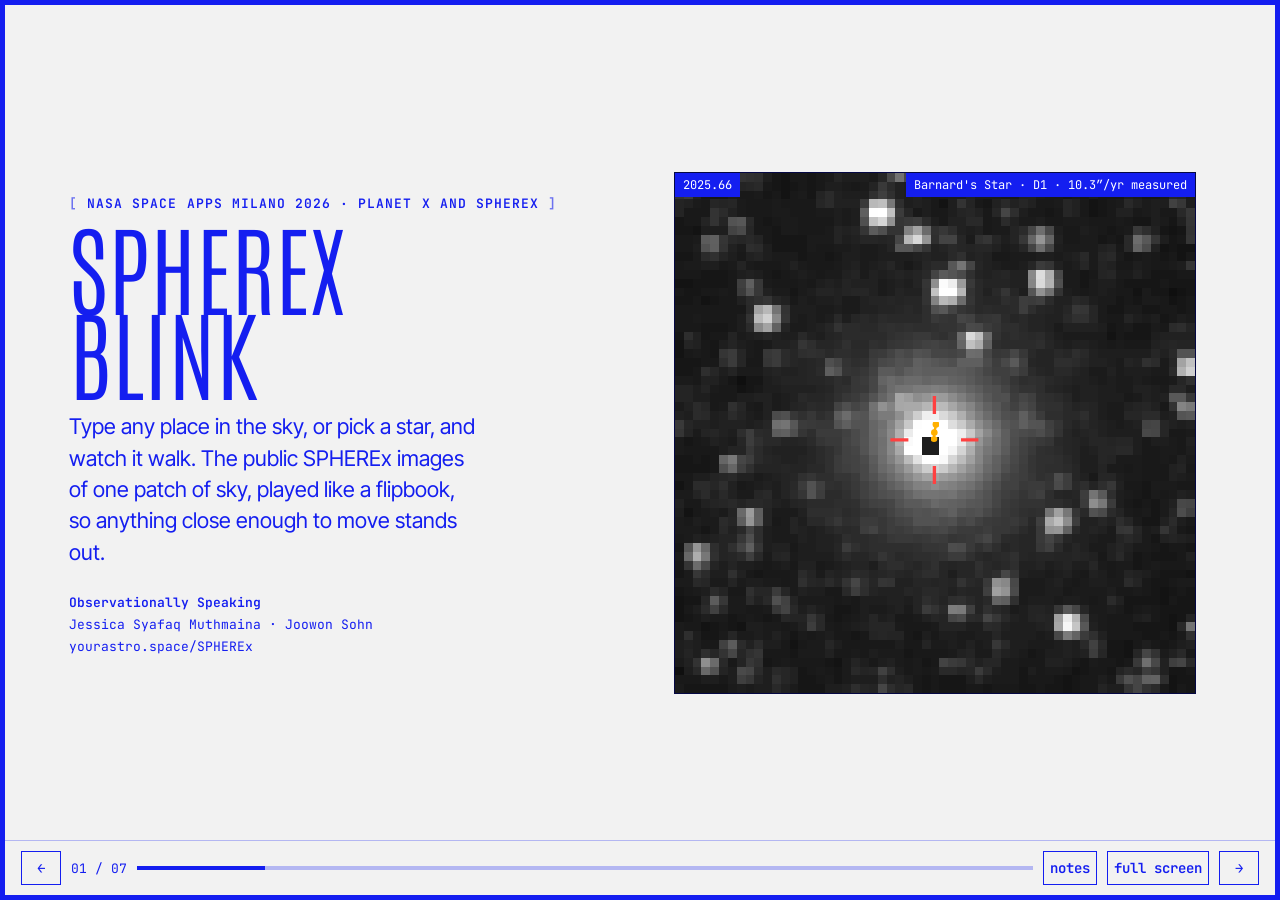
<file: slides/index.html>
<!DOCTYPE html>
<html lang="en">
<head>
    <meta charset="utf-8">
    <meta name="viewport" content="width=device-width, initial-scale=1">
    <meta name="ai-disclosure" content="Code and text written with Claude (Anthropic) during NASA Space Apps Milano 2026, from the team's instructions, and checked by the team.">
    <script>try{var t=localStorage.getItem("yas-theme");if(t==="dark"||t==="light")document.documentElement.dataset.theme=t}catch(e){}</script>
    <script>if(location.hostname==="yourastrophysicist.github.io"){location.replace("https://www.yourastro.space/SPHEREx/slides/"+location.hash);}</script>
    <title>SPHEREx Blink · slides</title>
    <meta name="description" content="Six slides on SPHEREx Blink for NASA Space Apps Milano 2026, with live SPHEREx data on them.">
    <link rel="icon" type="image/png" href="/img/favicon.png?v=2">
    <link rel="preconnect" href="https://fonts.googleapis.com">
    <link rel="preconnect" href="https://fonts.gstatic.com" crossorigin>
    <link href="https://fonts.googleapis.com/css2?family=Antonio:wght@200;400;600&family=Inter+Tight:wght@400;500;700&family=JetBrains+Mono:wght@400;600&display=swap" rel="stylesheet">
    <link rel="stylesheet" href="../style.css?v=31">
    <style>
        /* the deck: one slide fills the window, in the frame of the site */
        html, body { height: 100%; }
        body { overflow: hidden; }
        .deck { position: fixed; inset: 0; border: 5px solid var(--blue); background: var(--bg); }
        .slide { position: absolute; inset: 0; display: none; padding: clamp(20px, 4vh, 48px) clamp(24px, 5vw, 72px) 70px; overflow: auto; }
        .slide.on { display: grid; animation: in .35s ease-out; }
        .slide:not(.on) { display: none !important; }
        .levels { display: grid; grid-template-columns: repeat(3, 1fr); }
        .levels button[aria-selected="true"] { background: var(--blue); color: var(--bg); }
        @keyframes in { from { opacity: 0; transform: translateY(8px); } to { opacity: 1; transform: none; } }
        .kicker { font: 600 13px/1.4 var(--mono); letter-spacing: .08em; text-transform: uppercase; margin: 0 0 10px; }
        .kicker::before { content: '[ '; opacity: .6; } .kicker::after { content: ' ]'; opacity: .6; }
        .big { font: 200 clamp(56px, 11vh, 140px)/.86 var(--display); text-transform: uppercase; margin: 0; }
        .h { font: 200 clamp(40px, 7.4vh, 92px)/.9 var(--display); text-transform: uppercase; margin: 0 0 clamp(14px, 2.4vh, 28px); }
        .lead { font-size: clamp(18px, 2.4vh, 24px); line-height: 1.45; max-width: 34ch; margin: 18px 0 0; }
        .two { display: grid; grid-template-columns: 1fr 1fr; gap: clamp(20px, 3vw, 48px); align-items: center; }
        .two.wide-r { grid-template-columns: .9fr 1.1fr; }
        .meta { font: 400 13px/1.7 var(--mono); margin-top: 24px; }
        .meta b { font-weight: 600; }
        /* live SPHEREx blinks, real data from ../data */
        .live { position: relative; background: #000; border: 1px solid var(--blue-line); }
        .live canvas { display: block; width: 100%; height: auto; image-rendering: pixelated; }
        .live .tag { position: absolute; left: 0; top: 0; padding: 4px 8px; background: var(--blue); color: #fff; font: 400 12px var(--mono); }
        .live .tag2 { position: absolute; right: 0; top: 0; padding: 4px 8px; background: var(--blue); color: #fff; font: 400 12px var(--mono); }
        .hero-live { max-width: min(58vh, 560px); justify-self: center; width: 100%; }
        /* step cards on slide 2 */
        .cards { display: grid; gap: 14px; }
        .card { display: grid; grid-template-columns: 64px 1fr; gap: 16px; align-items: start; padding: 16px 18px; background: var(--panel); border: 1px solid var(--blue-line); text-decoration: none; color: var(--blue); }
        .card:hover { background: var(--blue-soft); }
        .card .n { font: 200 54px/0.9 var(--display); }
        .card h3 { margin: 2px 0 4px; font: 400 24px/1.1 var(--display); text-transform: uppercase; letter-spacing: .04em; }
        .card p { margin: 0; font-size: 16px; }
        /* stats */
        .stats { display: grid; grid-template-columns: repeat(3, 1fr); gap: 14px; margin-top: 18px; }
        .stat { padding: 14px 16px; background: var(--panel); border: 1px solid var(--blue-line); }
        .stat b { display: block; font: 200 clamp(40px, 6vh, 64px)/1 var(--display); }
        .stat span { font: 400 13px/1.4 var(--mono); }
        /* five live targets */
        .five { display: grid; grid-template-columns: repeat(5, 1fr); gap: 14px; }
        .five a { text-decoration: none; color: var(--blue); }
        .five h4 { margin: 10px 0 2px; font: 400 clamp(17px, 2.2vh, 22px)/1.1 var(--display); text-transform: uppercase; letter-spacing: .04em; }
        .five p { margin: 0; font-size: 14px; line-height: 1.4; }
        .five small { display: block; font: 400 12px var(--mono); margin-bottom: 4px; }
        /* reading levels on slide 5 */
        .levels { max-width: 520px; }
        .levels + .lvl { margin-top: 14px; font-size: 17px; min-height: 5.5em; max-width: 46ch; }
        .slide .sfig { margin: 0; background: var(--panel); }
        .explore-url { font: 200 clamp(36px, 6vh, 72px)/1 var(--display); text-transform: uppercase; text-decoration: none; color: var(--blue); border-bottom: 2px solid var(--blue); }
        /* controls */
        .nav { position: fixed; left: 5px; right: 5px; bottom: 5px; display: flex; align-items: center; gap: 10px; padding: 10px 16px; background: var(--bg); border-top: 1px solid var(--blue-line); z-index: 5; font: 400 13px var(--mono); }
        .nav button { min-width: 40px; min-height: 34px; border: 1px solid var(--blue); background: transparent; color: var(--blue); cursor: pointer; font: 600 14px var(--mono); }
        .nav button:hover { background: var(--blue-soft); }
        .nav .bar { flex: 1; height: 4px; background: var(--blue-line); }
        .nav .bar i { display: block; height: 100%; background: var(--blue); transition: width .3s; }
        .notes { position: fixed; right: 16px; bottom: 64px; width: min(460px, 90vw); max-height: 50vh; overflow: auto; padding: 14px 16px; background: var(--surface); border: 1px solid var(--blue); font-size: 15px; z-index: 6; box-shadow: 0 6px 24px rgba(0,0,0,.15); }
        .notes b { font: 600 12px var(--mono); text-transform: uppercase; letter-spacing: .06em; }
        @media (max-width: 900px) {
            body { overflow: auto; }
            .two, .two.wide-r { grid-template-columns: 1fr; }
            .five { grid-template-columns: repeat(2, 1fr); }
            .stats { grid-template-columns: 1fr; }
        }
    </style>
</head>
<body>
<main class="deck" id="deck" aria-roledescription="slide deck">

    <!-- 01 title, with Barnard's Star walking in real SPHEREx data -->
    <section class="slide two" aria-label="Slide 1 of 7" data-notes="We are Observationally Speaking, Jessica and Joowon. The challenge is Planet X and SPHEREx. What you see on the right is not an animation we drew. It is every SPHEREx exposure of Barnard's Star, lined up on one grid and played in order. The star walks north, under the red marks that say where Gaia predicts it.">
        <div>
            <p class="kicker">NASA Space Apps Milano 2026 · Planet X and SPHEREx</p>
            <h1 class="big">SPHEREx<br>Blink</h1>
            <p class="lead">Type any place in the sky, or pick a star, and watch it walk. The public SPHEREx images of one patch of sky, played like a flipbook, so anything close enough to move stands out.</p>
            <p class="meta"><b>Observationally Speaking</b><br>Jessica Syafaq Muthmaina · Joowon Sohn<br>yourastro.space/SPHEREx</p>
        </div>
        <figure class="live hero-live" data-live="Barnard" data-mode="frames" style="margin:0"><canvas width="590" height="590"></canvas><span class="tag"></span><span class="tag2">Barnard's Star · D1</span></figure>
    </section>

    <!-- 02 the challenge and our answer -->
    <section class="slide two wide-r" aria-label="Slide 2 of 7" data-notes="NASA asked for a public web tool. You type a position, it plays the SPHEREx images of that patch like a video. Our answer is one page in three steps. First you find the spot on the whole sky, and clicking a target already blinks it in a small card on the map. Then you watch it move in the full viewer, then you can read why it matters at the level you want. Any position works on the live page, not only the five test objects. Click any card and the live page opens there.">
        <div>
            <p class="kicker">the challenge</p>
            <h2 class="h">Type a place in the sky. Watch it change.</h2>
            <p class="lead" style="max-width:40ch">NASA asked for a public web tool that plays the SPHEREx images of any patch of sky like a short video, tested on five named objects, with WiseView as the model.</p>
        </div>
        <div class="cards">
            <a class="card" href="../?target=Barnard#explore" target="_blank" rel="noopener"><span class="n">01</span><div><h3>Find it</h3><p>One map of the whole sky, in SPHEREx's 102 colours or older surveys, with 29 well-known objects and a lens to pick a spot. Click a target and it blinks right there on the map.</p></div></a>
            <a class="card" href="../?target=Barnard#step2" target="_blank" rel="noopener"><span class="n">02</span><div><h3>Watch it move</h3><p>Any RA and Dec, live from NASA's archive. Every exposure on one north-up grid, in any of the six detectors, with Gaia stars moved to each date.</p></div></a>
            <a class="card" href="../?target=Barnard#story" target="_blank" rel="noopener"><span class="n">03</span><div><h3>Understand it</h3><p>The story told three ways, for someone new, a student or a scientist, in English, Indonesian and Italian.</p></div></a>
        </div>
    </section>

    <!-- 03 how it works -->
    <section class="slide" aria-label="Slide 3 of 7" style="align-content:center" data-notes="Five steps, all in our own Python. We ask NASA's archive IRSA for every exposure, cut a small square, remove the zodiacal light, put everything on one fixed grid, and play it. The five targets are exported ahead of time in all six detectors, 60 views. For any other position a small relay on our site runs the same steps live, in about half a minute, and we checked it against the Python in all six detectors. The check is that Barnard's Star lands within a tenth of a pixel of where Gaia says it should be.">
        <p class="kicker">how it works</p>
        <h2 class="h">From NASA's archive to a moving picture</h2>
        <div class="two" style="align-items:start">
            <figure class="sfig" data-fig="steps"></figure>
            <div class="stats" style="margin-top:0;grid-template-columns:1fr">
                <div class="stat"><b>any</b><span>position on the sky, live from NASA's archive in about half a minute</span></div>
                <div class="stat"><b>36 to 96</b><span>real SPHEREx exposures behind every view</span></div>
                <div class="stat"><b>0.1 px</b><span>average distance between Barnard's Star in our images and the Gaia prediction</span></div>
            </div>
        </div>
    </section>

    <!-- 04 five targets, five live blinks -->
    <section class="slide" aria-label="Slide 4 of 7" style="align-content:center" data-notes="These five are blinking live, real SPHEREx data, one image per sky pass. Barnard's Star walks. Epsilon Indi B moves less than a pixel a year. WISE 0855 is only visible in the reddest detector, D6. RW Aurigae and R Draconis do not move, they change brightness. RW Aurigae gets about half a magnitude brighter in D1, but its companion sits inside our aperture, so we only call it a change once other detectors agree. Click any of them to open it in the full viewer.">
        <p class="kicker">the five test objects</p>
        <h2 class="h">Five objects, five questions</h2>
        <div class="five">
            <a href="../?target=Barnard" target="_blank" rel="noopener"><figure class="live" data-live="Barnard" style="margin:0"><canvas width="236" height="236"></canvas><span class="tag"></span></figure><h4>Barnard's Star</h4><small>D1 · 1.69 px/yr</small><p>Can it see motion? It walks north.</p></a>
            <a href="../?target=EpsIndB" target="_blank" rel="noopener"><figure class="live" data-live="EpsIndB" style="margin:0"><canvas width="236" height="236"></canvas><span class="tag"></span></figure><h4>Epsilon Indi B</h4><small>D5 · 0.76 px/yr</small><p>Can it see a tiny motion of a faint pair?</p></a>
            <a href="../?target=WISE0855" target="_blank" rel="noopener"><figure class="live" data-live="WISE0855" style="margin:0"><canvas width="236" height="236"></canvas><span class="tag"></span></figure><h4>WISE 0855</h4><small>D6 · 1.33 px/yr</small><p>Can it show what is invisible in most colours?</p></a>
            <a href="../?target=RWAur" target="_blank" rel="noopener"><figure class="live" data-live="RWAur" style="margin:0"><canvas width="236" height="236"></canvas><span class="tag"></span></figure><h4>RW Aurigae</h4><small>D1 · still</small><p>Can it show a young star change?</p></a>
            <a href="../?target=RDra" target="_blank" rel="noopener"><figure class="live" data-live="RDra" style="margin:0"><canvas width="236" height="236"></canvas><span class="tag"></span></figure><h4>R Draconis</h4><small>D3 · still</small><p>Can it show a giant pulse?</p></a>
        </div>
    </section>

    <!-- 05 any position -->
    <section class="slide two" aria-label="Slide 5 of 7" data-notes="The challenge says users enter a position. So the live page takes any position, not only the five. This is Kapteyn's Star, one of the fastest stars on the sky and not one of the five. We typed in its Gaia position and motion, and the page fetched all 39 SPHEREx exposures from NASA's archive in about half a minute. The orange dots are where the star really is in each sky pass: it moves 8.3 arcseconds a year in the SPHEREx images, and Gaia says 8.6. You can also drag the lens on the map, or pick one of 29 well-known objects and press blink it in SPHEREx.">
        <div>
            <p class="kicker">any position</p>
            <h2 class="h">Not just five stars</h2>
            <p class="lead">Type an RA and Dec, drag the lens, or pick one of 29 well-known objects. The page asks NASA's archive for every SPHEREx exposure of that spot and lines them up, in about half a minute.</p>
            <p class="meta" style="margin-top:28px">Kapteyn's Star, not one of the five<br>Gaia DR3 position and motion typed in · 39 exposures · D1<br><b>measured in SPHEREx 8.3″/yr · Gaia 8.6″/yr</b></p>
            <a class="explore-url" href="../?ra=77.959937&dec=-45.043813&pmra=6491.2&pmdec=-5708.6&epoch=2016.0" target="_blank" rel="noopener">open it live</a>
        </div>
        <figure class="live hero-live" data-live="Kapteyn" data-src="data/Kapteyn_D1.json" data-mode="frames" style="margin:0"><canvas width="590" height="590"></canvas><span class="tag"></span><span class="tag2">Kapteyn's Star · D1</span></figure>
    </section>

    <!-- 06 for everyone -->
    <section class="slide two" aria-label="Slide 6 of 7" data-notes="We wanted anyone to be able to use it. The explanation under the tool comes in three reading levels, and every chapter has something to play with, like this one. Pick the Sun, then WISE 0855, and see the glow move into the infrared. That is why SPHEREx, an infrared telescope, can see the coldest neighbours of the Sun.">
        <div>
            <p class="kicker">for everyone</p>
            <h2 class="h">One page, three ways to read it</h2>
            <div class="seg seg3 levels" role="tablist" aria-label="reading level">
                <button type="button" role="tab" data-lvl="0" aria-selected="true">new to this</button>
                <button type="button" role="tab" data-lvl="1">student</button>
                <button type="button" role="tab" data-lvl="2">scientist</button>
            </div>
            <p class="lvl" id="lvl" aria-live="polite"></p>
            <p class="meta">6 chapters · 6 interactive figures · NASA and ESA pictures · 18 checked sources · English, Indonesian, Italian</p>
        </div>
        <figure class="sfig" data-fig="glow"></figure>
    </section>

    <!-- 07 the honest answer, then explore -->
    <section class="slide two" aria-label="Slide 7 of 7" data-notes="The challenge also asks about Planet X. The honest answer, with numbers: SPHEREx sees in the infrared, so we compare in AB magnitudes near 1 micron. Even if Planet Nine reflected every colour alike, the proposed sizes and distances give AB 18 to 21, and one SPHEREx exposure reaches about AB 17. A real planet full of methane, like Neptune, is darker still in the infrared, so this is the best case. Move the sliders, only a large planet near 300 AU comes close. Motion is never the problem, it shifts by over a hundred pixels between passes. Faintness is. Now please explore the site yourself.">
        <div>
            <p class="kicker">the honest answer</p>
            <h2 class="h">Could it find Planet X?</h2>
            <p class="lead">Probably not this way. Even in the best case a Planet Nine is AB 18 to 21 near 1 µm, and one SPHEREx exposure reaches about AB 17. Motion is easy, faintness is the problem. Move the sliders and see.</p>
            <p class="meta" style="margin-top:18px">grey surface assumed · methane makes a real one darker<br>SPHEREx depths are published forecasts, not our measurements</p>
            <p class="meta" style="margin-top:32px">now explore it yourself</p>
            <a class="explore-url" href="../?target=Barnard" target="_blank" rel="noopener">yourastro.space/SPHEREx</a>
        </div>
        <figure class="sfig" data-fig="planetx"></figure>
    </section>

    <nav class="nav" aria-label="slides">
        <button type="button" id="prev" aria-label="Previous slide">←</button>
        <span id="num">01 / 07</span>
        <div class="bar" aria-hidden="true"><i id="bar"></i></div>
        <button type="button" id="notesBtn" aria-pressed="false" title="Speaker notes (n)">notes</button>
        <button type="button" id="fsBtn" title="Full screen (f)">full screen</button>
        <button type="button" id="next" aria-label="Next slide">→</button>
    </nav>
    <aside class="notes" id="notes" hidden><b>notes</b><p id="notesText"></p></aside>
</main>

<script>let lang = "en";</script>
<script src="../figs.js?v=7"></script>
<script>
"use strict";
// ---------- live SPHEREx blinks from the same static files the page uses ----------
const BEST = { Barnard: "D1", EpsIndB: "D5", WISE0855: "D6", RWAur: "D1", RDra: "D3" };
const cache = {}, SRC = {};
document.querySelectorAll("[data-src]").forEach((f) => { SRC[f.dataset.live] = f.dataset.src; });
function load(t) {
  return cache[t] || (cache[t] = fetch(SRC[t] || `../data/${t}.json`).then((r) => r.json()));
}
function decode(f, n) {
  const bin = atob(f.image), out = new Float32Array(n);
  for (let i = 0; i < n; i++) {
    const c = (bin.charCodeAt(2 * i) | (bin.charCodeAt(2 * i + 1) << 8)) << 16 >> 16;
    out[i] = c === -32768 ? NaN : f.lo + f.scale * (c + 32767);
  }
  return out;
}
function median(a) { const b = a.filter((x) => !isNaN(x)).sort((x, y) => x - y); return b.length ? b[b.length >> 1] : NaN; }
function views(j, mode) {
  const n = j.npix * j.npix, imgs = j.frames.map((f) => decode(f, n));
  if (mode === "frames") return j.frames.map((f, i) => ({ img: imgs[i], xy: f.target_xy, label: f.year.toFixed(2) }));
  const passes = [...new Set(j.frames.map((f) => f.pass_index))];
  return passes.map((p) => {
    const ids = j.frames.map((f, i) => (f.pass_index === p ? i : -1)).filter((i) => i >= 0);
    const img = new Float32Array(n);
    for (let k = 0; k < n; k++) img[k] = median(ids.map((i) => imgs[i][k]));
    const xy = [0, 1].map((a) => ids.reduce((s, i) => s + j.frames[i].target_xy[a], 0) / ids.length);
    const y = ids.reduce((s, i) => s + j.frames[i].year, 0) / ids.length;
    return { img, xy, label: `pass ${passes.indexOf(p) + 1} · ${y.toFixed(2)}` };
  });
}
// the measured track, as on the page: centroid of each sky-pass median, or the centre of a saturated blank core
function centroid(img, N, xy) {
  let [cx, cy] = xy;
  const blank = [];
  for (let y = Math.floor(cy - 5); y <= Math.ceil(cy + 5); y++) for (let x = Math.floor(cx - 5); x <= Math.ceil(cx + 5); x++)
    if (x >= 0 && y >= 0 && x < N && y < N && Math.hypot(x - cx, y - cy) <= 5 && isNaN(img[y * N + x])) blank.push([x, y]);
  if (blank.filter(([x, y]) => Math.hypot(x - cx, y - cy) <= 2).length >= 3) return [blank.reduce((s, b) => s + b[0], 0) / blank.length, blank.reduce((s, b) => s + b[1], 0) / blank.length];
  for (let it = 0; it < 2; it++) {
    const ring = [];
    for (let y = Math.floor(cy - 7); y <= Math.ceil(cy + 7); y++) for (let x = Math.floor(cx - 7); x <= Math.ceil(cx + 7); x++) {
      const r = Math.hypot(x - cx, y - cy), val = (x >= 0 && y >= 0 && x < N && y < N) ? img[y * N + x] : NaN;
      if (r >= 4 && r <= 7 && !isNaN(val)) ring.push(val);
    }
    const bg = median(ring) || 0;
    let sx = 0, sy = 0, sw = 0;
    for (let y = Math.floor(cy - 3); y <= Math.ceil(cy + 3); y++) for (let x = Math.floor(cx - 3); x <= Math.ceil(cx + 3); x++) {
      if (x < 0 || y < 0 || x >= N || y >= N || Math.hypot(x - cx, y - cy) > 3) continue;
      const val = img[y * N + x]; if (isNaN(val)) continue;
      const w = Math.max(0, val - bg); sx += w * x; sy += w * y; sw += w;
    }
    if (!sw) return null;
    cx = sx / sw; cy = sy / sw;
  }
  return [cx, cy];
}
function trackOf(j) {
  const n = j.npix * j.npix, imgs = j.frames.map((f) => decode(f, n)), pts = [];
  for (const p of [...new Set(j.frames.map((f) => f.pass_index))]) {
    const ids = j.frames.map((f, i) => (f.pass_index === p ? i : -1)).filter((i) => i >= 0);
    const img = new Float32Array(n);
    for (let k = 0; k < n; k++) img[k] = median(ids.map((i) => imgs[i][k]));
    const g = [0, 1].map((a) => ids.reduce((s, i) => s + j.frames[i].target_xy[a], 0) / ids.length);
    const c = centroid(img, j.npix, g);
    if (c && Math.hypot(c[0] - g[0], c[1] - g[1]) < 3) pts.push({ x: c[0], y: c[1], yr: ids.reduce((s, i) => s + j.frames[i].year, 0) / ids.length });
  }
  let speed = 0;
  if (pts.length > 1) {
    const t = pts.map((p) => p.yr), mt = t.reduce((a, b) => a + b) / t.length;
    const sl = (k) => { const m = pts.reduce((s, p) => s + p[k], 0) / pts.length; let a = 0, b = 0; pts.forEach((p, i) => { a += (t[i] - mt) * (p[k] - m); b += (t[i] - mt) ** 2; }); return a / b; };
    speed = Math.hypot(sl("x"), sl("y")) * 6.15;
  }
  return { pts, speed };
}
function paint(cv, v, N, tr) {
  const ctx = cv.getContext("2d"), fin = Array.from(v.img).filter((x) => !isNaN(x)).sort((a, b) => a - b);
  const pct = (p) => fin[Math.min(fin.length - 1, Math.round(p / 100 * (fin.length - 1)))];
  const med = pct(50), mad = 1.4826 * median(Array.from(fin, (x) => Math.abs(x - med))) || 1e-3;
  const lo = med - 2 * mad, hi = Math.max(pct(99.5), lo + mad), beta = 3 * mad, norm = Math.asinh((hi - lo) / beta);
  const id = ctx.createImageData(N, N);
  for (let y = 0; y < N; y++) for (let x = 0; x < N; x++) {
    const val = v.img[y * N + x], o = ((N - 1 - y) * N + x) * 4;
    const g = isNaN(val) ? 30 : Math.round(255 * Math.min(1, Math.max(0, Math.asinh((val - lo) / beta) / norm)));
    id.data[o] = id.data[o + 1] = id.data[o + 2] = g; id.data[o + 3] = 255;
  }
  const off = document.createElement("canvas"); off.width = off.height = N; off.getContext("2d").putImageData(id, 0, 0);
  ctx.imageSmoothingEnabled = false; ctx.drawImage(off, 0, 0, cv.width, cv.height);
  const s = cv.width / N, cx = (v.xy[0] + 0.5) * s, cy = (N - 1 - v.xy[1] + 0.5) * s;
  ctx.strokeStyle = "#ff4040"; ctx.lineWidth = Math.max(2, s / 3);
  ctx.beginPath();
  for (const [dx, dy] of [[1, 0], [-1, 0], [0, 1], [0, -1]]) { ctx.moveTo(cx + dx * 3 * s, cy + dy * 3 * s); ctx.lineTo(cx + dx * 5 * s, cy + dy * 5 * s); }
  ctx.stroke();
  if (tr && tr.pts.length > 1) {
    const at = (p) => [(p.x + 0.5) * s, (N - 1 - p.y + 0.5) * s];
    ctx.strokeStyle = ctx.fillStyle = "#ffb000"; ctx.lineWidth = Math.max(1.5, s / 4);
    ctx.beginPath(); tr.pts.forEach((p, k) => { const [x, y] = at(p); if (k) ctx.lineTo(x, y); else ctx.moveTo(x, y); }); ctx.stroke();
    for (const p of tr.pts) { const [x, y] = at(p); ctx.beginPath(); ctx.arc(x, y, Math.max(2.5, s / 3), 0, 2 * Math.PI); ctx.fill(); }
  }
}
const timers = [], tracks = {};
async function startLive(slide) {
  for (const fig of slide.querySelectorAll("[data-live]")) {
    const t = fig.dataset.live, cv = fig.querySelector("canvas"), tag = fig.querySelector(".tag");
    tag.textContent = "loading SPHEREx data";
    const j = await load(t), vs = views(j, fig.dataset.mode || "pass");
    const tr = tracks[t] || (tracks[t] = trackOf(j)), tag2 = fig.querySelector(".tag2");
    if (tag2 && !tag2.dataset.base) tag2.dataset.base = tag2.textContent;
    if (tag2 && tr.speed > 2) tag2.textContent = `${tag2.dataset.base} · ${tr.speed.toFixed(1)}″/yr measured`;
    let i = 0;
    const step = () => { paint(cv, vs[i], j.npix, tr); tag.textContent = vs[i].label; i = (i + 1) % vs.length; };
    step(); timers.push(setInterval(step, fig.dataset.mode === "frames" ? 220 : 650));
  }
}

// ---------- the deck ----------
const slides = [...document.querySelectorAll(".slide")];
let cur = 0;
const built = new Set();
function show(i) {
  cur = Math.max(0, Math.min(slides.length - 1, i));
  while (timers.length) clearInterval(timers.pop());
  while (FIG_STOPS.length) FIG_STOPS.pop()();
  slides.forEach((s, k) => s.classList.toggle("on", k === cur));
  const s = slides[cur];
  if (!built.has(cur)) { s.querySelectorAll(".sfig[data-fig]").forEach((f) => FIGS[f.dataset.fig](f)); built.add(cur); }
  startLive(s).catch(() => {});
  document.getElementById("num").textContent = `${String(cur + 1).padStart(2, "0")} / ${String(slides.length).padStart(2, "0")}`;
  document.getElementById("bar").style.width = `${100 * (cur + 1) / slides.length}%`;
  document.getElementById("notesText").textContent = s.dataset.notes || "";
  history.replaceState(null, "", `#${cur + 1}`);
}
document.getElementById("prev").onclick = () => show(cur - 1);
document.getElementById("next").onclick = () => show(cur + 1);
const notes = document.getElementById("notes"), nb = document.getElementById("notesBtn");
const toggleNotes = () => { notes.hidden = !notes.hidden; nb.setAttribute("aria-pressed", String(!notes.hidden)); };
nb.onclick = toggleNotes;
const fs = () => (document.fullscreenElement ? document.exitFullscreen() : document.documentElement.requestFullscreen?.());
document.getElementById("fsBtn").onclick = fs;
document.addEventListener("keydown", (e) => {
  if (e.target.closest("input, select, textarea")) return;
  if (["ArrowRight", "PageDown", " "].includes(e.key) && !e.target.closest("button")) { e.preventDefault(); show(cur + 1); }
  else if (["ArrowLeft", "PageUp"].includes(e.key) && !e.target.closest("[role=tab]")) { e.preventDefault(); show(cur - 1); }
  else if (e.key === "n") toggleNotes();
  else if (e.key === "f") fs();
  else if (e.key === "Home") show(0);
  else if (e.key === "End") show(slides.length - 1);
});

// reading levels on slide 6, the opening lines of chapter 2 at each level
const LVL = [
  "An exoplanet is a planet that circles a star other than the Sun. Between planets and stars sits a strange family, the brown dwarfs, too light to keep shining, so they cool for ever and glow in infrared light like a fading ember.",
  "Below about 13 Jupiter masses an object never burns deuterium, above about 75 to 80 it burns hydrogen and is a star. A cool body glows most at λmax ≈ 2900 μm K / T, so a 250 K brown dwarf peaks near 12 μm.",
  "The 20 pc census holds 525 L, T and Y dwarfs. WISE 0855−0714 is a Y dwarf near 250 K at 2.3 pc, J ≈ 25 but W2 = 13.70, so its flux sits almost entirely near 4.6 μm, inside SPHEREx's D6.",
];
document.querySelectorAll("[data-lvl]").forEach((b) => b.addEventListener("click", () => {
  document.querySelectorAll("[data-lvl]").forEach((x) => x.setAttribute("aria-selected", String(x === b)));
  document.getElementById("lvl").textContent = LVL[+b.dataset.lvl];
}));
document.getElementById("lvl").textContent = LVL[0];

show(Math.max(0, (parseInt(location.hash.slice(1), 10) || 1) - 1));
</script>
</body>
</html>
</file>
<file: style.css>
/* AI disclosure: written with Claude (Anthropic) during NASA Space Apps Milano 2026, from the team's instructions,
   and checked by the team. See README, "AI use". */
/* SPHEREx Blink on yourastro.space. Same system as the main site:
   light grey ground, one electric blue, compressed capitals, mono labels, flat square shapes.
   The sky itself stays plain greyscale, as astronomers read it. */

:root {
    --bg: #f2f2f2; --panel: #fafafa; --surface: #ffffff;
    --blue: #141ef0; --blue-deep: #0a10a8;
    --blue-soft: rgba(20, 30, 240, .08); --blue-line: rgba(20, 30, 240, .28);
    --grey-btn: #e4e4e8; --grey-btn-hover: #d6d6dc;
    --warn: #b3261e;
    --display: 'Antonio', 'Arial Narrow', sans-serif;
    --text: 'Inter Tight', 'Helvetica Neue', Arial, sans-serif;
    --mono: 'JetBrains Mono', ui-monospace, Menlo, Consolas, monospace;
    color-scheme: light;
}
:root[data-theme="dark"] {
    --bg: #070b2e; --panel: #0b1038; --surface: #0f1545;
    --blue: #8a92ff; --blue-deep: #c3c7ff;
    --blue-soft: rgba(138, 146, 255, .12); --blue-line: rgba(138, 146, 255, .3);
    --grey-btn: #161d55; --grey-btn-hover: #1f2770;
    --warn: #ff8a80;
    color-scheme: dark;
}

* { box-sizing: border-box; }
[hidden] { display: none !important; }
body { margin: 0; background: var(--bg); color: var(--blue); font: 400 17px/1.55 var(--text); -webkit-font-smoothing: antialiased; overflow-x: hidden; }
a { color: var(--blue); text-underline-offset: 3px; text-decoration-thickness: 1px; }
a:hover { color: var(--blue-deep); }
button, input, select { font: inherit; color: inherit; }
:focus-visible { outline: 2px solid var(--blue); outline-offset: 3px; }
::selection { background: var(--blue); color: var(--bg); }
.skip { position: absolute; left: -999px; }
.skip:focus { left: 16px; top: 12px; z-index: 30; background: var(--bg); padding: 6px 10px; border: 2px solid var(--blue); }
@media (prefers-reduced-motion: reduce) { *, *::after { transition: none !important; animation: none !important; } }

/* ---------- header, as on every page of the site ---------- */
.frame { border: 5px solid var(--blue); }
.top { display: flex; align-items: center; gap: 24px; padding: 28px clamp(16px, 6vw, 92px) 12px; }
.top nav { flex: 1; display: flex; justify-content: center; gap: clamp(18px, 4vw, 56px); }
.top nav a { font: 400 16px/1 var(--display); letter-spacing: .08em; text-transform: uppercase; text-decoration: none; }
.top nav a:hover, .top nav a[aria-current] { text-decoration: underline; text-underline-offset: 5px; }
.mark { display: inline-grid; justify-items: center; text-decoration: none; border: 2px solid var(--blue); padding: 5px 7px 4px; font: 600 15px/0.9 var(--display); text-transform: uppercase; }
.mark span + span { border-top: 2px solid var(--blue); padding-top: 3px; margin-top: 3px; font-weight: 200; font-size: 17px; }
.mark:hover { background: var(--blue); color: var(--bg); }
.mark:hover span + span { border-color: var(--bg); }
.tools { display: flex; align-items: center; gap: 8px; flex: none; }
.lang { display: inline-flex; border: 1px solid var(--blue); }
.lang button { font: 600 12px/1 var(--mono); background: transparent; color: var(--blue); border: 0; padding: 7px 9px; min-height: 30px; cursor: pointer; }
.lang button[aria-pressed="true"] { background: var(--blue); color: var(--bg); }
.theme-toggle { display: inline-grid; place-items: center; width: 32px; height: 32px; padding: 0; cursor: pointer; background: transparent; color: var(--blue); border: 1px solid var(--blue); }
.theme-toggle:hover { background: var(--blue-soft); }
.theme-toggle svg { width: 16px; height: 16px; }
.theme-toggle .t-sun { display: none; }
:root[data-theme="dark"] .theme-toggle .t-sun { display: block; }
:root[data-theme="dark"] .theme-toggle .t-moon { display: none; }

.eyebrow { font: 600 12px/1.4 var(--mono); letter-spacing: .08em; text-transform: uppercase; text-align: center; margin: 0 0 14px; }
.eyebrow::before { content: '[ '; opacity: .6; }
.eyebrow::after { content: ' ]'; opacity: .6; }

/* ---------- hero ---------- */
.hero { display: grid; justify-items: center; text-align: center; padding: clamp(20px, 3vw, 36px) 16px clamp(20px, 2.6vw, 30px); }
.hero h1 { font: 200 clamp(60px, 8.5vw, 124px)/0.86 var(--display); text-transform: none; margin: 0 0 16px; letter-spacing: -0.01em; }
.lede { max-width: 64ch; margin: 0; font-size: 17px; }

/* ---------- the whole sky: map, outside, inside ---------- */
.explore { max-width: 1180px; margin: 0 auto 28px; padding: 0 16px; }
.ex-stage { position: relative; aspect-ratio: 2 / 1; background: #000; overflow: hidden; }
.ex-sky, .ex-earth { position: absolute; inset: 0; width: 100%; height: 100%; }
.ex-earth { object-fit: contain; background: #000; }
.explore[data-world="earth"] .ex-sky { visibility: hidden; }
.ex-load { position: absolute; left: 50%; top: 50%; transform: translate(-50%, -50%); margin: 0; color: #f2f2f2; font: 400 12px var(--mono); text-transform: uppercase; letter-spacing: .08em; opacity: .75; pointer-events: none; }
.ex-zoom { position: absolute; right: 12px; top: 12px; display: grid; gap: 6px; z-index: 5; }
.ex-zoom button { width: 34px; height: 34px; display: grid; place-items: center; padding: 0; border: 1px solid #f2f2f2; background: rgba(7, 11, 46, .55); color: #f2f2f2; font: 400 20px/1 var(--display); cursor: pointer; }
.ex-zoom button:hover { background: #141ef0; border-color: #141ef0; }
.ex-zoom svg { width: 18px; height: 18px; }
.explore[data-world="earth"] .ex-zoom { visibility: hidden; }
.ex-dock { display: grid; justify-items: center; gap: 12px; padding: 14px 14px 12px; border-top: 1px solid var(--blue-line); }
.shapes { display: flex; gap: clamp(16px, 4vw, 40px); }
.shapes button { display: inline-flex; align-items: center; gap: 7px; padding: 4px 2px 6px; border: 0; border-bottom: 2px solid transparent; background: none; color: var(--blue); cursor: pointer; font: 400 17px/1 var(--display); letter-spacing: .08em; text-transform: uppercase; }
.shapes button svg { width: 18px; height: 18px; }
.shapes button:hover { border-bottom-color: var(--blue-line); }
.shapes button[aria-checked="true"] { border-bottom-color: var(--blue); }
.shapes button[aria-disabled="true"] { opacity: .3; cursor: default; border-bottom-color: transparent; }
.ex-row { display: flex; flex-wrap: wrap; justify-content: center; align-items: center; gap: 10px 12px; }
.ex-row .seg { min-width: 300px; }
.ex-row .btn { min-height: 40px; font-size: 16px; }
.seg.seg4 { grid-template-columns: repeat(4, 1fr); }
/* sky / Earth: a flat vertical switch in the site's square style, up for the sky, down for the Earth */
.world { display: inline-grid; grid-template-columns: auto auto; grid-template-rows: 1fr 1fr; align-items: center; column-gap: 9px; padding: 3px 10px 3px 4px; border: 1px solid var(--blue); }
.world .wtrack { grid-row: 1 / span 2; position: relative; width: 20px; height: 44px; padding: 0; border: 1px solid var(--blue); background: transparent; cursor: pointer; }
.world .wtrack::after { content: ""; position: absolute; left: 2px; top: 2px; width: 14px; height: 18px; background: var(--blue); transition: transform .25s cubic-bezier(.45, 1.45, .55, 1); }
.explore[data-world="earth"] .world .wtrack::after { transform: translateY(20px); }
.world button[data-world] { border: 0; background: none; padding: 0 4px; height: 22px; text-align: left; color: var(--blue); opacity: .8; cursor: pointer; font: 600 11px/1 var(--mono); text-transform: uppercase; letter-spacing: .08em; }
.world button[data-world][aria-checked="true"] { opacity: 1; text-decoration: underline; text-underline-offset: 3px; }
.ex-lambda { display: flex; align-items: center; gap: 12px; width: min(820px, 100%); }
.ex-lambda .label { margin: 0; }
.ex-lambda input { flex: 1; min-width: 160px; accent-color: var(--blue); }
.ex-lambda output { font: 400 13px var(--mono); min-width: 7ch; text-align: right; font-variant-numeric: tabular-nums; }
.ex-now { margin: 0; max-width: 76ch; text-align: center; font-size: 15px; min-height: 1.5em; }
.ex-about { font: 400 11px var(--mono); text-transform: uppercase; letter-spacing: .08em; }
.ex-about::after { content: ' \2193'; }
.ex-now .src { font: 400 12px var(--mono); letter-spacing: .03em; }
/* outside: a sphere needs a square room, centred in the panel */
.explore[data-shape="outside"][data-world="sky"] .ex-sky { left: 50%; width: auto; height: 100%; aspect-ratio: 1; transform: translateX(-50%); }
/* the crosshair: two thin lines across the whole map, fixed to the screen, never in the way of the mouse */
.ex-cross { position: absolute; inset: 0; pointer-events: none; z-index: 3; }
.ex-cross::before, .ex-cross::after { content: ""; position: absolute; background: rgba(242, 242, 242, .38); }
.ex-cross::before { left: 0; right: 0; top: 50%; height: 1px; }
.ex-cross::after { top: 0; bottom: 0; left: 50%; width: 1px; }
.explore.no-cross .ex-cross, .explore[data-world="earth"] .ex-cross { display: none; }
/* the lens: a square you drag over the map; its centre is the spot it hands to the viewer */
.lens { position: absolute; left: 0; top: 0; width: 132px; height: 132px; z-index: 6; border: 2px solid #f2f2f2; box-shadow: 0 0 0 1px rgba(0, 0, 0, .6), 0 6px 24px rgba(0, 0, 0, .45); display: grid; grid-template-rows: auto 1fr; }
.lens::after { content: ""; position: absolute; left: 50%; top: calc(50% + 11px); width: 10px; height: 10px; transform: translate(-50%, -50%); border: 1px solid #f2f2f2; border-radius: 50%; pointer-events: none; }
.lens-bar { display: flex; justify-content: space-between; align-items: center; gap: 6px; padding: 3px 4px 3px 7px; background: #141ef0; color: #f2f2f2; font: 400 10px/1.2 var(--mono); letter-spacing: .02em; cursor: grab; touch-action: none; user-select: none; white-space: nowrap; overflow: hidden; }
.lens-bar:active { cursor: grabbing; }
.lens-bar:focus-visible { outline: 2px solid #ffb000; outline-offset: 0; }
.lens-bar button { border: 0; background: none; color: #f2f2f2; font: 400 16px/1 var(--display); cursor: pointer; padding: 0 2px; }
.lens-use { align-self: end; justify-self: center; margin-bottom: 6px; padding: 3px 8px; border: 0; background: rgba(7, 11, 46, .8); color: #f2f2f2; font: 600 10px var(--mono); text-transform: uppercase; letter-spacing: .06em; cursor: pointer; }
.lens-use:hover { background: #141ef0; }
#lensBtn { gap: 6px; }
#lensBtn[aria-pressed="true"] { background: var(--blue); color: var(--bg); }
.seg.seg6 { grid-template-columns: repeat(6, 1fr); min-width: 240px; }
.seg.seg6 button { min-height: 30px; }
.ex-lambda { flex-wrap: wrap; justify-content: center; }
.ex-centre { display: flex; flex-wrap: wrap; justify-content: center; align-items: center; gap: 8px 12px; font: 400 12px var(--mono); }
.ex-centre .label { margin: 0; }
.ex-centre output { font-variant-numeric: tabular-nums; }
.mini { min-height: 26px; padding: 0 9px; border: 1px solid var(--blue); background: transparent; color: var(--blue); font: 600 11px var(--mono); text-transform: uppercase; letter-spacing: .06em; cursor: pointer; }
.mini:hover { background: var(--blue-soft); }
.check.mini { border: 0; padding: 0; margin: 0; font: 400 12px var(--mono); }
/* what the marks on the map mean */
.ex-legend { display: flex; flex-wrap: wrap; justify-content: center; gap: 6px 16px; margin: 0; font: 400 11px var(--mono); text-transform: uppercase; letter-spacing: .06em; }
.ex-legend > span { display: inline-flex; align-items: center; gap: 6px; }
.ex-legend i { display: inline-block; flex: none; }
.lg-target { width: 11px; height: 11px; border: 2px solid #7a82ff; border-radius: 50%; }
.lg-known { width: 8px; height: 8px; border: 1.5px solid currentColor; }
.lg-sun { width: 11px; height: 11px; border: 2px solid #ff8a3d; border-radius: 50%; }
.lg-ecl { width: 18px; border-top: 2px dashed #ff8a3d; }
.lg-hole { width: 12px; height: 9px; border-radius: 50%; background: #000; box-shadow: 0 0 0 1px var(--blue-line); }
.ex-legend.no-known > span:not(:first-child) { display: none; }
.explore[data-world="earth"] .ex-legend { display: none; }
/* the card for a known object: over the map's top left on wide screens, under the map on phones */
.explore > .panel { position: relative; }
.ex-card { position: absolute; left: 12px; top: var(--k-top, 52px); z-index: 7; width: min(340px, calc(100% - 84px)); max-height: calc(100% - var(--k-top, 52px) - 12px); overflow: auto; padding: 14px 16px 14px; background: var(--panel); color: var(--blue); box-shadow: 0 0 0 1px var(--blue), 0 10px 30px rgba(0, 0, 0, .35); font-size: 15px; line-height: 1.5; }
.ex-card[hidden] { display: none; }
.ex-peek { position: absolute; z-index: 8; width: 200px; padding: 10px 12px 12px; background: var(--panel); color: var(--blue); box-shadow: 0 0 0 1px var(--blue), 0 10px 30px rgba(0, 0, 0, .4); }
.ex-peek[hidden] { display: none; }
.ex-peek .ex-card-x { right: 4px; top: 2px; width: 28px; height: 28px; font-size: 20px; }
.ex-peek-name { margin: 0 26px 2px 0; font: 400 18px/1.1 var(--display); text-transform: uppercase; letter-spacing: .01em; }
.ex-peek-tag, .ex-peek-when { margin: 0 0 8px; font: 500 10.5px/1.4 var(--mono); text-transform: uppercase; letter-spacing: .06em; opacity: .85; }
.ex-peek-when { margin: 6px 0 8px; }
.ex-peek canvas { display: block; width: 176px; height: 176px; background: #000; image-rendering: pixelated; cursor: pointer; }
.ex-peek .mini { width: 100%; }
.ex-peek.peek-dock { left: 8px; right: 8px; top: auto; bottom: 8px; width: auto; max-width: 360px; margin: 0 auto; padding: 8px 10px; display: grid; grid-template-columns: 96px 1fr; grid-template-rows: auto auto 1fr auto; column-gap: 10px; align-items: start; }
.ex-peek.peek-dock canvas { grid-column: 1; grid-row: 1 / 5; width: 96px; height: 96px; }
.ex-peek.peek-dock .ex-peek-name { grid-column: 2; font-size: 16px; }
.ex-peek.peek-dock .ex-peek-tag, .ex-peek.peek-dock .ex-peek-when { grid-column: 2; margin: 0 0 4px; }
.ex-peek.peek-dock .mini { grid-column: 2; align-self: end; }
.ex-card p { margin: 0 0 10px; }
.ex-card-type { font: 600 11px var(--mono); text-transform: uppercase; letter-spacing: .08em; opacity: .8; }
.ex-card-name { margin: 0 32px 8px 0; font: 400 26px/1.05 var(--display); text-transform: uppercase; letter-spacing: .01em; }
.ex-card-note { font: 400 12px/1.45 var(--mono); opacity: .8; padding-top: 8px; border-top: 1px solid var(--blue-line); }
.ex-card-btns { display: flex; flex-wrap: wrap; gap: 8px; }
.ex-card-x { position: absolute; right: 8px; top: 6px; width: 32px; height: 32px; border: 0; background: none; color: var(--blue); font: 400 24px/1 var(--display); cursor: pointer; }
.ex-card-x:hover { background: var(--blue-soft); }
@media (max-width: 720px) {
    .ex-card { position: relative; left: auto; top: auto; width: auto; max-height: none; box-shadow: none; border-top: 1px solid var(--blue-line); }
}

@media (max-width: 640px) {
    .ex-stage { aspect-ratio: 4 / 3; }
    .explore .panel-bar span:last-child { display: none; }
    .explore[data-shape="map"] .ex-stage, .explore[data-world="earth"] .ex-stage { aspect-ratio: 2 / 1; }
    .shapes button { font-size: 15px; }
    .ex-row .seg { min-width: 0; width: 100%; }
    /* on a short phone map the four buttons go in one row along the top, so they cover less of the sky */
    .ex-zoom { right: 8px; top: 8px; grid-auto-flow: column; gap: 4px; }
    .ex-zoom button { width: 30px; height: 30px; }
    .explore.is-full .ex-stage .ex-fslabel { top: 48px; max-width: calc(100% - 24px); font-size: 11px; }
    .explore.is-full > .panel > .ex-dock { top: 84px; width: calc(100% - 24px); max-height: calc(100% - 96px); }
}

/* ---------- the two steps of the page ---------- */
.step { display: flex; align-items: baseline; gap: 12px; max-width: 1180px; margin: 0 auto 12px; padding: 0 16px; font: 400 clamp(22px, 2.6vw, 30px)/1 var(--display); text-transform: uppercase; letter-spacing: .04em; }
.step span:first-child { font: 600 12px var(--mono); letter-spacing: .08em; padding: 4px 7px; background: var(--blue); color: var(--bg); }
#step2 { scroll-margin-top: 12px; }
/* the map only takes the mouse and finger once someone clicks it, so the page always scrolls */
.ex-shield { position: absolute; inset: 0; z-index: 4; display: grid; place-items: center; cursor: pointer; }
.ex-shield span { padding: 8px 14px; background: rgba(7, 11, 46, .85); color: #f2f2f2; font: 600 11px var(--mono); text-transform: uppercase; letter-spacing: .08em; opacity: 0; transition: opacity .2s; }
.ex-shield.hint span, .ex-shield:focus-visible span { opacity: 1; }
.ex-shield[hidden], .explore[data-world="earth"] .ex-shield { display: none; }
.ex-next { display: flex; flex-wrap: wrap; justify-content: center; align-items: center; gap: 10px 18px; }
.ex-next .btn { min-height: 40px; font-size: 17px; }
/* credits as a list you can scan */
.credits dl { display: grid; grid-template-columns: 140px 1fr; margin: 0; }
.credits dt, .credits dd { margin: 0; padding: 12px 16px; border-bottom: 1px solid var(--blue-line); }
.credits dt { font: 400 11px/1.9 var(--mono); text-transform: uppercase; letter-spacing: .08em; }
.credits dd { font-size: 16px; }
.credits dt:last-of-type, .credits dd:last-of-type { border-bottom: 0; }
.credits + .btns { margin-top: 28px; }
@media (max-width: 640px) {
    .credits dl { grid-template-columns: 1fr; }
    .credits dt { border-bottom: 0; padding-bottom: 0; }
}

/* ---------- full screen: the map with its controls, or the viewer with its timeline ---------- */
.fs-btn .i-close { display: none; }
.is-full .fs-btn .i-open { display: none; }
.is-full .fs-btn .i-close { display: block; }
.fs-btn svg { width: 16px; height: 16px; }
.is-full { position: fixed; inset: 0; z-index: 50; margin: 0; padding: 0; max-width: none; width: 100vw; height: 100vh; height: 100dvh; background: var(--bg); overflow: auto; }
:fullscreen.is-full { position: static; }
/* a grid row has a definite height, which Aladin needs: it sizes its canvas from height: 100% */
.explore.is-full > .panel { height: 100%; display: grid; grid-template-rows: auto minmax(0, 1fr); box-shadow: none; }
.explore.is-full .ex-stage { aspect-ratio: auto; height: 100%; min-height: 0; }
/* the whole-sky oval is 2:1, so in full screen the map keeps that shape, centred, and never cuts the oval */
.explore.is-full[data-shape="map"] .ex-stage { aspect-ratio: 2 / 1; width: auto; max-width: 100%; justify-self: center; }
.explore.is-full[data-shape="map"] .ex-sky, .explore.is-full .ex-earth { background: #000; }
.explore.is-full > .panel { background: #000; }
.explore.is-full .panel-bar, .explore.is-full .ex-dock { background: var(--panel); }
.explore.is-full .ex-shield { display: none; }
.explore.is-full .ex-next { display: none; }
/* full screen, as in the Time Lens: nothing under the map; settings float over it, legend and centre sit on it */
.fs-only { display: none !important; }
.explore.is-full .ex-zoom .fs-only { display: grid !important; }
.explore.is-full .ex-dock { display: none; position: absolute; z-index: 8; left: 12px; top: 46px; width: min(380px, calc(100% - 72px)); max-height: calc(100% - 58px); overflow: auto; gap: 10px; padding: 14px; border: 1px solid var(--blue); box-shadow: 0 10px 30px rgba(0, 0, 0, .4); }
.explore.is-full.panel-open .ex-dock { display: grid; }
.explore.is-full .ex-dock .ex-row .seg { min-width: 0; width: 100%; }
.explore.is-full .ex-dock .ex-lambda { width: 100%; }
#fsPanelBtn[aria-expanded="true"] { background: #141ef0; border-color: #141ef0; }
.explore.is-full .ex-fslabel { display: block !important; position: absolute; left: 12px; top: 12px; z-index: 4; max-width: calc(100% - 80px); margin: 0; padding: 4px 9px; background: #141ef0; color: #f2f2f2; font: 400 12px/1.3 var(--mono); letter-spacing: .03em; }
.explore.is-full.panel-open .ex-fslabel { visibility: hidden; }
.explore.is-full .ex-fsbar { display: flex !important; position: absolute; left: 50%; bottom: 12px; transform: translateX(-50%); z-index: 4; max-width: calc(100% - 24px); flex-wrap: wrap; justify-content: center; align-items: center; gap: 6px 18px; padding: 6px 12px; background: rgba(7, 11, 46, .78); color: #f2f2f2; }
.ex-fsbar .ex-legend { color: #f2f2f2; font-size: 10px; }
.ex-fscentre { margin: 0; font: 400 11px var(--mono); letter-spacing: .04em; white-space: nowrap; }
.ex-fscentre span { text-transform: uppercase; opacity: .75; }
.ex-fscentre output { font-variant-numeric: tabular-nums; }
.explore.is-full[data-world="earth"] .ex-fsbar { display: none !important; }
.explore.is-full .ex-now { font-size: 14px; }
.viewer.is-full { display: grid; grid-template-rows: auto minmax(0, 1fr) auto auto auto; box-shadow: none; }
.viewer.is-full .band { display: grid; place-items: center; min-height: 0; }
.viewer.is-full .stage { width: min(100vw, calc(100dvh - 150px)); }
body.has-full { overflow: hidden; }

/* ---------- the tool ---------- */
.tool { scroll-margin-top: 12px; display: grid; grid-template-columns: minmax(0, 1fr) 330px; gap: 24px; align-items: start; max-width: 1180px; margin: 0 auto; padding: 0 16px clamp(40px, 5vw, 64px); }
.panel { background: var(--panel); box-shadow: 0 0 0 1px var(--blue-line); }
.panel-bar { display: flex; justify-content: space-between; gap: 12px; padding: 9px 14px; border-bottom: 1px solid var(--blue-line); font: 400 11px/1.4 var(--mono); text-transform: uppercase; letter-spacing: .08em; }
.panel-bar span:last-child { text-align: right; font-variant-numeric: tabular-nums; }
.panel-body { padding: 14px; }

.viewer .band { background: #000; }
/* on a wide screen the viewer stays in sight while the settings beside it scroll, so every change is seen */
@media (min-width: 981px) {
    .tool > .viewer:not(.is-full) { position: sticky; top: 12px; }
    .viewer:not(.is-full) .band { background: transparent; padding-top: 10px; }
    .viewer:not(.is-full) .stage { width: min(100%, max(380px, calc(100svh - 340px))); }
}
.viewer .stage { position: relative; width: min(100%, calc(100svh - 240px)); min-width: 260px; aspect-ratio: 1; margin: 0 auto; background: #000; }
.viewer canvas { width: 100%; height: 100%; display: block; image-rendering: pixelated; }
.pill { position: absolute; padding: 3px 7px; background: var(--blue); color: #f2f2f2; font: 400 12px/1.3 var(--mono); letter-spacing: .02em; font-variant-numeric: tabular-nums; pointer-events: none; }
:root[data-theme="dark"] .pill { background: #141ef0; }
.pill.tl { left: 0; top: 0; } .pill.tr { right: 0; top: 0; } .pill:empty { display: none; }
.loading { position: absolute; inset: 0; display: flex; flex-direction: column; align-items: center; justify-content: center; gap: 12px; padding: 24px; text-align: center; background: rgba(7, 11, 46, .9); color: #f2f2f2; font-size: 16px; }
.loading p { margin: 0; max-width: 36ch; }
.loading .sub { font: 400 14px/1.5 var(--text); opacity: .8; }
.loading.err p:first-child { color: #ffb4ab; }
.bar { width: min(260px, 70%); height: 6px; background: rgba(242, 242, 242, .18); overflow: hidden; }
.bar i { display: block; height: 100%; width: 0; background: #f2f2f2; transition: width .3s; }
.bar.busy i { width: 30%; animation: slide 1.2s ease-in-out infinite; }
@keyframes slide { from { transform: translateX(-100%); } to { transform: translateX(340%); } }

.timeline { display: flex; align-items: center; gap: 12px; padding: 10px 14px; border-top: 1px solid var(--blue-line); }
.timeline input[type=range] { flex: 1; accent-color: var(--blue); min-width: 0; }
.timeline .count { font: 400 12px var(--mono); min-width: 7ch; text-align: right; font-variant-numeric: tabular-nums; }
.play { width: 36px; height: 36px; display: grid; place-items: center; padding: 0; border: 0; background: var(--blue); color: var(--bg); cursor: pointer; flex: none; }
.play:hover { background: var(--blue-deep); }
.play svg { width: 14px; height: 14px; fill: currentColor; }
.viewer .legend { margin: 0; padding: 0 14px 10px; font: 400 11px/1.6 var(--mono); letter-spacing: .03em; }
.viewer .legend:empty { display: none; }
.key { display: inline-block; width: 10px; height: 10px; border-radius: 50%; border: 2px solid; margin-right: 6px; vertical-align: -1px; }
.k-gaia { border-color: #7a82ff; } .k-cw { border-color: #ffb000; }
.now { margin: 0; padding: 10px 14px 12px; border-top: 1px solid var(--blue-line); font-size: 15px; min-height: 2.6em; }

/* controls column */
.side { display: grid; gap: 16px; }
.choices { display: grid; }
.choices button { display: flex; justify-content: space-between; align-items: baseline; gap: 10px; width: 100%; padding: 10px 14px; border: 0; border-bottom: 1px solid var(--blue-line); background: transparent; color: var(--blue); cursor: pointer; text-align: left; font: 400 18px/1.1 var(--display); letter-spacing: .04em; text-transform: uppercase; }
.choices button:last-child { border-bottom: 0; }
.choices button small { font: 400 11px var(--mono); letter-spacing: .06em; }
.choices button:hover { background: var(--blue-soft); }
.choices button[aria-checked="true"] { background: var(--blue); color: var(--bg); }
.choices button[aria-checked="true"] small { opacity: 1; }
.seg { display: grid; grid-template-columns: 1fr 1fr; border: 1px solid var(--blue); }
.seg + .seg { margin-top: 10px; }
#pick[aria-pressed="true"] { background: var(--blue); color: var(--bg); }
.seg button { min-height: 36px; border: 0; background: transparent; color: var(--blue); cursor: pointer; font: 600 12px/1 var(--mono); text-transform: uppercase; letter-spacing: .06em; }
.seg button + button { border-left: 1px solid var(--blue); }
.seg button:hover { background: var(--blue-soft); }
.seg button[aria-checked="true"] { background: var(--blue); color: var(--bg); }
.label { display: block; font: 400 11px/1.4 var(--mono); text-transform: uppercase; letter-spacing: .08em; margin: 0 0 6px; }
.seg + .label, .seg + .label + .seg { margin-top: 12px; }

details.panel > summary { list-style: none; cursor: pointer; }
details.panel > summary::-webkit-details-marker { display: none; }
details.panel > summary .panel-bar { border-bottom-color: transparent; }
details.panel[open] > summary .panel-bar { border-bottom-color: var(--blue-line); }
details.panel > summary .plus::before { content: '+'; }
details.panel[open] > summary .plus::before { content: '\2212'; }
.grid2 { display: grid; grid-template-columns: 1fr 1fr; gap: 10px; }
.field { display: flex; flex-direction: column; gap: 4px; font: 400 11px/1.3 var(--mono); text-transform: uppercase; letter-spacing: .06em; }
.field input, .field select { height: 36px; padding: 0 8px; background: var(--surface); border: 1px solid var(--blue-line); border-radius: 0; color: var(--blue); font: 400 14px var(--mono); text-transform: none; letter-spacing: 0; width: 100%; font-variant-numeric: tabular-nums; }
.field input:focus, .field select:focus { border-color: var(--blue); outline: none; box-shadow: 0 0 0 1px var(--blue); }
.check { display: flex; align-items: center; gap: 10px; margin: 8px 0 0; font-size: 15px; cursor: pointer; }
.check input { accent-color: var(--blue); width: 16px; height: 16px; margin: 0; }
.hint { font-size: 14px; margin: 10px 0 0; }
/* the spectrum: one dot per exposure, coloured by sky pass */
.spec-plot svg { display: block; width: 100%; height: auto; overflow: visible; }
.spec-plot .ax { stroke: var(--blue-line); stroke-width: 1; }
.spec-plot .tk { fill: var(--blue); font: 400 9px var(--mono); }
.spec-plot .lb { fill: var(--blue); font: 400 9px var(--mono); letter-spacing: .03em; }
.spec-plot .win { fill: rgba(255, 176, 0, .22); }
.spec-plot .pt { fill: var(--blue); opacity: .35; cursor: default; }
.spec-plot .pt.mine { opacity: .85; cursor: pointer; }
.spec-plot .pt.p1 { fill: #7a82ff; } .spec-plot .pt.p2 { fill: #0a10a8; } .spec-plot .pt.p3 { fill: #5d5d8a; }
.spec-plot .pt.on { fill: #ffb000; opacity: 1; stroke: var(--blue); stroke-width: 1; }
.spec-plot .pt.dim { opacity: .12; }
#wlC { width: 100%; accent-color: #ffb000; margin: 4px 0 0; }
#wlC:disabled { opacity: .35; }
.spec-line { margin: 4px 0 10px; font: 400 12px/1.5 var(--mono); }
.spec-note { margin: 10px 0 0; font-size: 13px; line-height: 1.5; opacity: .85; }
.key.k-tr { background: #ffb000; border-radius: 50%; border: 0; }
.keys { display: flex; flex-wrap: wrap; gap: 2px 14px; font: 400 11px/1.7 var(--mono); text-transform: uppercase; letter-spacing: .05em; margin: 12px 0 0; }
.keys span { white-space: nowrap; }

.btns { display: flex; justify-content: center; flex-wrap: wrap; gap: 8px; margin: 0; }
.btn { display: inline-flex; align-items: center; justify-content: center; min-height: 44px; padding: 0 16px; border: 0; font: 400 17px/1 var(--display); letter-spacing: .04em; text-transform: uppercase; text-decoration: none; background: var(--blue); color: var(--bg); cursor: pointer; }
.btn:hover { background: var(--blue-deep); color: var(--bg); }
.btn-grey { background: var(--grey-btn); color: var(--blue); }
.btn-grey:hover { background: var(--grey-btn-hover); color: var(--blue); }
.btn.full { width: 100%; margin-top: 12px; }

.toast { position: fixed; left: 50%; bottom: 24px; transform: translateX(-50%); background: var(--blue); color: var(--bg); padding: 10px 16px; font: 400 12px var(--mono); text-transform: uppercase; letter-spacing: .06em; z-index: 20; }

/* ---------- sections below ---------- */
.page { max-width: 1180px; margin: 0 auto; padding: 0 16px; }
.sec { padding-top: 96px; }
.giant { font: 200 clamp(60px, 11vw, 160px)/0.86 var(--display); text-transform: uppercase; text-align: center; margin: 0 0 36px; }
.grid { display: grid; grid-template-columns: repeat(3, 1fr); gap: 24px; }
.panel > p { margin: 0; padding: 16px 18px 20px; font-size: 16px; }
.note { max-width: 62ch; margin: 32px auto 0; text-align: center; font-size: 16px; }
.sub { max-width: 62ch; margin: 0 auto 32px; text-align: center; }
.targets { width: 100%; border-collapse: collapse; font-size: 16px; }
.targets th, .targets td { text-align: left; padding: 12px 16px; border-bottom: 1px solid var(--blue-line); vertical-align: top; }
.targets tr:last-child td { border-bottom: 0; }
.targets th { font: 400 11px var(--mono); text-transform: uppercase; letter-spacing: .08em; }
.targets td:first-child button { background: none; border: 0; padding: 0; color: var(--blue); cursor: pointer; font: 400 18px/1.2 var(--display); text-transform: uppercase; letter-spacing: .04em; text-decoration: underline; text-underline-offset: 4px; text-decoration-thickness: 1px; }
.targets td:last-child { font: 400 13px var(--mono); white-space: nowrap; }

footer { margin-top: 104px; border-top: 5px solid var(--blue); padding: 24px 16px 32px; }
footer p { max-width: 1180px; margin: 0 auto; font: 400 11px/1.6 var(--mono); text-transform: uppercase; letter-spacing: .04em; }

@media (max-width: 980px) {
    .tool { grid-template-columns: 1fr; max-width: 680px; }
    .viewer .stage { width: 100%; }
    .grid { grid-template-columns: 1fr; max-width: 620px; margin: 0 auto; }
}
@media (max-width: 640px) {
    body { font-size: 16px; }
    .frame { border-width: 4px; }
    .top { flex-wrap: wrap; padding: 18px 14px 10px; gap: 14px; justify-content: space-between; }
    .top nav { order: 3; flex-basis: 100%; justify-content: space-between; gap: 8px; }
    .top nav a { font-size: 15px; }
    .sec { padding-top: 72px; }
    footer { margin-top: 80px; }
    .targets th:nth-child(2), .targets td:nth-child(2) { display: none; }
}

/* detector switch in the viewer and the panel about the chosen target */
.panel-body .seg.seg6 { min-width: 0; }
.seg button.best:not([aria-checked="true"]) { text-decoration: underline; text-underline-offset: 3px; }
.tinfo .panel-body p { margin: 0; font-size: 15px; line-height: 1.5; }
.tinfo .facts { margin-top: 10px !important; font: 400 12px/1.5 var(--mono) !important; letter-spacing: .03em; }

/* the story, three reading levels, after the layout of Menard's sky map: map first, words below */
.story-tabs { max-width: 560px; margin: 0 auto; grid-template-columns: repeat(3, 1fr); }
.story-tabs button[aria-selected="true"] { background: var(--blue); color: var(--bg); }
.story-lede { max-width: 62ch; margin: 22px auto 30px; text-align: center; font-size: 16px; }
.chapters { display: grid; gap: 16px; max-width: 820px; margin: 0 auto; }
.chapter-body { padding: 4px 20px 6px; }
.chapter-body p { margin: 14px 0; font-size: 17px; line-height: 1.6; max-width: 70ch; }
.chapter-body sub, .chapter-body sup { font-size: .72em; line-height: 0; }
.cite { font: 400 12px var(--mono); white-space: nowrap; }
.cite a { text-decoration: none; }
.cite a:hover { text-decoration: underline; }
.honest { max-width: 820px; margin: 16px auto 0; }
.honest dl { display: grid; grid-template-columns: 130px 1fr; margin: 0; }
.honest dt, .honest dd { margin: 0; padding: 12px 16px; border-bottom: 1px solid var(--blue-line); }
.honest dt { font: 600 11px/1.9 var(--mono); text-transform: uppercase; letter-spacing: .08em; }
.honest dd { font-size: 16px; }
.honest dt:last-of-type, .honest dd:last-of-type { border-bottom: 0; }
.refs ol { margin: 0; padding: 14px 20px 14px 46px; font-size: 15px; line-height: 1.5; }
.refs li { margin: 6px 0; scroll-margin-top: 90px; }
.refs li:target { background: var(--blue-soft); }
@media (max-width: 640px) {
    .honest dl { grid-template-columns: 1fr; }
    .honest dt { border-bottom: 0; padding-bottom: 0; }
    .chapter-body { padding: 2px 14px 4px; }
}

/* interactive figures inside the story chapters */
.sfig { margin: 6px 20px 20px; padding: 16px; border: 1px solid var(--blue-line); background: var(--blue-soft); }
.fig-svg { display: block; width: 100%; height: auto; max-width: 560px; margin: 0 auto; overflow: visible; }
.fig-square { max-width: 300px; }
.f-pix { fill: var(--blue); }
.f-star { fill: var(--blue); }
.f-starhot { fill: #ff4040; stroke: var(--bg); stroke-width: 2; }
.f-tick line { stroke: #ff4040; stroke-width: 2.5; }
.f-band { fill: var(--blue); opacity: .14; }
.f-band2 { fill: var(--blue); opacity: .3; }
.f-axis { stroke: var(--blue); stroke-width: 1; }
.f-faint { stroke: var(--bg); stroke-width: 1; opacity: .5; }
.f-curve { fill: none; stroke: var(--blue); stroke-width: 2.5; }
.f-peak { stroke: #ff4040; stroke-width: 1.5; stroke-dasharray: 4 4; }
.f-lab { fill: var(--blue); font: 400 11px var(--mono); }
.f-iconpath { fill: none; stroke: var(--blue); stroke-width: 3; stroke-linecap: round; stroke-linejoin: round; }
.fig-controls { display: flex; flex-wrap: wrap; align-items: center; justify-content: center; gap: 10px 18px; margin-top: 14px; }
.fig-controls3 { display: grid; grid-template-columns: repeat(3, 1fr); }
.fig-slider { display: grid; grid-template-columns: auto 1fr auto; align-items: center; gap: 10px; min-width: 220px; font: 400 12px var(--mono); text-transform: uppercase; letter-spacing: .05em; }
.fig-slider input { accent-color: var(--blue); width: 100%; }
.fig-slider output { min-width: 5ch; text-align: right; font-variant-numeric: tabular-nums; }
.fig-btn { min-height: 34px; padding: 6px 12px; font-size: 15px; }
.fig-readout { margin: 12px auto 0; max-width: 62ch; text-align: center; font: 400 13px/1.5 var(--mono); }
.sfig figcaption { margin: 14px auto 0; max-width: 64ch; font-size: 14px; line-height: 1.5; opacity: .85; text-align: center; }
.fig-chips { display: flex; flex-wrap: wrap; justify-content: center; gap: 8px; margin-top: 12px; }
.chip { display: inline-grid; gap: 2px; padding: 7px 11px; border: 1px solid var(--blue); background: transparent; color: var(--blue); cursor: pointer; font: 400 14px/1.2 var(--text); text-align: left; }
.chip small { font: 400 11px var(--mono); opacity: .8; }
.chip:hover { background: var(--blue-soft); }
.chip[aria-pressed="true"] { background: var(--blue); color: var(--bg); }
.fig-seg { max-width: 420px; margin: 0 auto 12px; }
.fig-steps { display: grid; grid-template-columns: repeat(5, 1fr); border: 1px solid var(--blue); }
.fig-steps button { display: grid; gap: 2px; justify-items: center; padding: 10px 4px; border: 0; background: transparent; color: var(--blue); cursor: pointer; font: 400 17px/1 var(--display); text-transform: uppercase; letter-spacing: .06em; }
.fig-steps button span { font: 400 11px var(--mono); }
.fig-steps button + button { border-left: 1px solid var(--blue); }
.fig-steps button:hover { background: var(--blue-soft); }
.fig-steps button[aria-selected="true"] { background: var(--blue); color: var(--bg); }
.fig-step-panel { display: grid; grid-template-columns: 60px 1fr; gap: 16px; align-items: center; margin-top: 14px; min-height: 76px; }
.fig-step-panel p { margin: 0; font-size: 16px; }
.fig-icon { width: 60px; height: 60px; }
.fig-bars { display: grid; gap: 10px; }
.fig-bar { display: grid; grid-template-columns: 150px 1fr auto auto; align-items: center; gap: 12px; }
.fig-bar-name { font: 400 17px/1.1 var(--display); text-transform: uppercase; letter-spacing: .04em; }
.fig-bar-track { height: 14px; border: 1px solid var(--blue-line); background: var(--bg); }
.fig-bar-track i { display: block; height: 100%; background: var(--blue); }
.fig-bar-val { font: 400 12px var(--mono); white-space: nowrap; }
@media (max-width: 640px) {
    .sfig { margin: 4px 10px 14px; padding: 12px; }
    .fig-controls3 { grid-template-columns: 1fr; }
    .fig-slider { min-width: 0; width: 100%; }
    .fig-steps button { font-size: 13px; padding: 8px 2px; }
    .fig-bar { grid-template-columns: 1fr auto; }
    .fig-bar-track { grid-column: 1 / -1; order: 3; }
    .fig-bar-val { order: 4; }
}

/* chapters as dropdowns, so the page reads as titles first */
details.chapter > summary .panel-bar span:first-child { font: 400 20px/1.1 var(--display); letter-spacing: .04em; }
details.chapter > summary .panel-bar { padding-top: 12px; padding-bottom: 4px; }
.hook { margin: 0; padding: 0 16px 14px; font-size: 16px; }
details.chapter > summary:hover { background: var(--blue-soft); }
details.chapter[open] > summary .hook { padding-bottom: 12px; border-bottom: 1px solid var(--blue-line); }
details.chapter[open] .sfig { margin-top: 18px; }

/* real images from Wikimedia Commons beside the words */
.chapter-main { display: grid; grid-template-columns: 1fr 300px; gap: 8px 24px; align-items: start; padding-right: 20px; }
.photo { margin: 18px 0 18px; }
.photo img { display: block; width: 100%; height: auto; border: 1px solid var(--blue-line); }
.photo figcaption { margin-top: 8px; font-size: 13px; line-height: 1.45; }
.photo .credit { display: block; margin-top: 4px; font: 400 11px var(--mono); opacity: .8; }
.plate-blink { width: 100%; aspect-ratio: 460 / 455; border: 1px solid var(--blue-line); background-repeat: no-repeat;
    background-size: calc(100% * 960 / 460) auto; background-position: 0 61.1%; }
.plate-blink.second { background-position: 98.8% 61.1%; }
.plate-btn { margin-top: 8px; width: 100%; }
@media (max-width: 860px) {
    .chapter-main { grid-template-columns: 1fr; padding: 0 14px; }
    .chapter-main .chapter-body { padding: 0; }
    .photo { max-width: 420px; margin: 0 auto 18px; }
}

/* NASA and ESA pictures of the five targets */
.tcards { display: grid; grid-template-columns: repeat(auto-fill, minmax(220px, 1fr)); gap: 14px; }
.tcard { display: grid; align-content: start; gap: 8px; padding: 10px; border: 1px solid var(--blue-line); background: var(--bg); }
.tmedia { display: block; width: 100%; aspect-ratio: 1; object-fit: cover; background: #000; }
.tcard h4 { margin: 2px 0 0; font: 400 20px/1.1 var(--display); text-transform: uppercase; letter-spacing: .04em; }
.tcard .fig-bar-track { height: 10px; }
.tcard-val { margin: 0; font: 400 12px var(--mono); }
.tcard-cap { margin: 0; font-size: 13px; line-height: 1.45; }
.tcard .credit, .tinfo-pic figcaption { display: block; margin-top: 4px; font: 400 11px var(--mono); opacity: .8; }
.tcard .fig-btn { width: 100%; margin-top: 2px; }
.tinfo-pic { margin: 0 0 12px; }
.tinfo-pic .tmedia { aspect-ratio: 16 / 10; }
.spec-plot .pt.wing { fill: none !important; stroke: var(--blue); stroke-width: 1.2; }
.spec-plot .pt.wing.on { stroke: #ffb000; stroke-width: 2; }
.spec-tabs { margin-bottom: 8px; }
.spec-plot .lc-line { fill: none; stroke: #ffb000; stroke-width: 1.5; }
.spec-plot .lc-med { fill: #ffb000; stroke: var(--blue); stroke-width: 1; }
.fake-presets { display: flex; flex-wrap: wrap; gap: 6px; margin: 10px 0 4px; }
.fake-range { display: grid; gap: 2px; margin-top: 8px; }
.fake-range > span { display: flex; justify-content: space-between; gap: 8px; }
.fake-range output { font: 400 12px var(--mono); text-transform: none; }
.fake-range input, .fake-range input:focus { width: 100%; height: auto; padding: 0; border: 0; background: none; box-shadow: none; accent-color: #ff4fd8; }
.fake-range input:disabled { opacity: .35; }
/* next field and report */
.fieldnav { display: flex; flex-wrap: wrap; align-items: center; gap: 6px 8px; padding: 10px 14px 14px; border-top: 1px solid var(--blue-line); }
.fieldnav .label { margin: 0 4px 0 0; }
.fieldnav .rep { margin-left: auto; background: var(--blue); color: var(--bg); }
.fieldnav-hint { flex-basis: 100%; margin: 4px 0 0; font-size: 13px; line-height: 1.45; opacity: .85; }
.viewer.is-full .fieldnav { display: none; }

/* exoplanet host lookup in the 'your own position' panel */
.exo-find { padding-bottom: 0; }
.exo-row { display: flex; gap: 6px; margin-top: 6px; }
.exo-row input { flex: 1; min-width: 0; height: 36px; padding: 0 8px; background: var(--surface); border: 1px solid var(--blue-line); border-radius: 0; color: var(--blue); font: 400 14px var(--mono); }
.exo-row input:focus { border-color: var(--blue); outline: none; box-shadow: 0 0 0 1px var(--blue); }
.exo-row .mini { min-height: 36px; }
.exo-list { list-style: none; margin: 6px 0 10px; padding: 0; max-height: 240px; overflow-y: auto; }
.exo-list:empty { display: none; }
.exo-list button { display: block; width: 100%; text-align: left; padding: 6px 8px; border: 0; border-bottom: 1px solid var(--blue-line); background: transparent; color: inherit; font: 13px var(--mono); cursor: pointer; }
.exo-list button:hover, .exo-list button:focus-visible { background: var(--blue-soft); }
.exo-list b { color: var(--blue); font-weight: 600; }
.exo-list small { display: block; opacity: .75; font-size: 11px; }
.exo-dlg { width: min(1100px, calc(100vw - 32px)); height: min(820px, calc(100vh - 32px)); padding: 0; border: 1px solid var(--blue); background: var(--bg); color: var(--blue); }
.exo-dlg[open] { display: flex; flex-direction: column; }
.exo-dlg::backdrop { background: rgba(0, 0, 0, .55); }
.exo-dlg .spec-note { margin: 6px 12px; }
.exo-dlg iframe { flex: 1; width: 100%; border: 0; background: #fff; }
</file>
